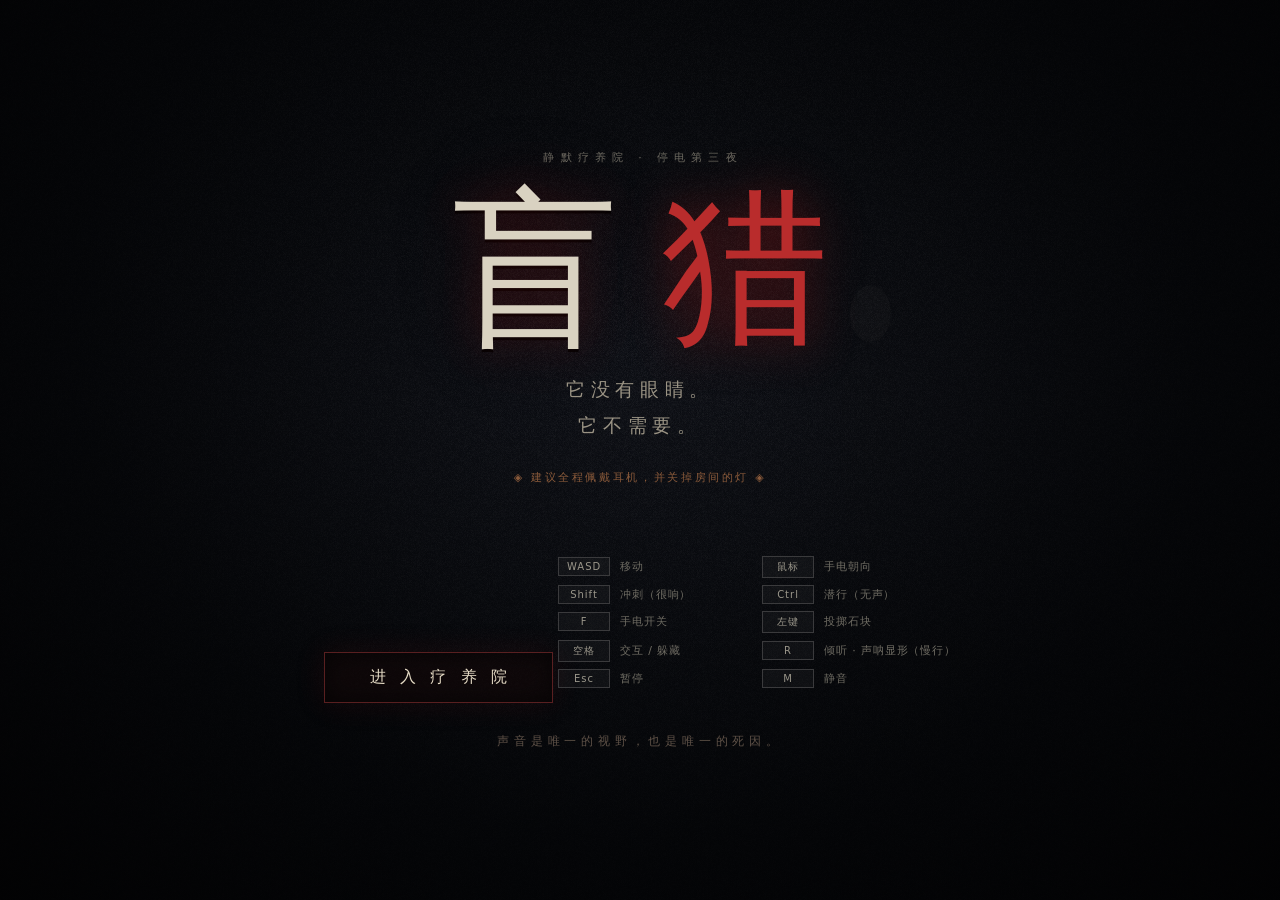
<file: index.html>
<!DOCTYPE html>
<html lang="zh-CN">
<head>
  <meta charset="UTF-8">
  <meta name="viewport" content="width=device-width, initial-scale=1.0, user-scalable=no">
  <title>盲猎 · Blind Hunt</title>
  <meta name="description" content="盲猎 —— 一场关于声音的追杀。它没有眼睛，它不需要。">
  <!-- 早期错误捕获：必须在其它脚本之前，供无头浏览器验收 -->
  <script>
    window.__BH_ERRORS = [];
    window.addEventListener('error', function (e) {
      window.__BH_ERRORS.push('ERROR: ' + (e.message || '') + ' @ ' + (e.filename || '') + ':' + (e.lineno || 0));
    });
    window.addEventListener('unhandledrejection', function (e) {
      var r = e.reason;
      window.__BH_ERRORS.push('REJECTION: ' + (r && (r.stack || r.message) ? (r.stack || r.message) : String(r)));
    });
  </script>
  <link rel="stylesheet" href="css/style.css">
</head>
<body>
<div id="app">
  <canvas id="game"></canvas>

  <!-- ================= HUD ================= -->
  <div id="hud" class="hidden">
    <div id="objective">
      <div class="obj-label">当前目标</div>
      <div class="obj-text" id="obj-text">恢复电力 0 / 3</div>
      <div class="breaker-icons" id="breaker-icons">
        <i data-id="B1"></i><i data-id="B2"></i><i data-id="B3"></i>
      </div>
    </div>

    <div id="status-right">
      <div class="bar-wrap">
        <span class="bar-label">电池</span>
        <div class="bar battery"><div id="battery-fill" class="fill"></div></div>
      </div>
      <div class="stones"><span id="stone-count">3</span><span class="dim">石块</span></div>
    </div>

    <div id="status-left">
      <div class="bar-wrap">
        <span class="bar-label">体力</span>
        <div class="bar stamina"><div id="stamina-fill" class="fill"></div></div>
      </div>
      <div id="noise-meter" class="noise-meter">
        <span class="noise-label">声响</span>
        <div class="noise-bars"><i></i><i></i><i></i><i></i></div>
      </div>
    </div>

    <div id="breath-wrap" class="hidden">
      <div class="breath-head"><span id="breath-label">屏息</span><span class="breath-key">［按住空格］</span></div>
      <div class="bar breath"><div id="breath-fill" class="fill"></div></div>
      <div id="breath-hint" class="breath-hint">松开空格会呼吸出声</div>
    </div>

    <div id="prompt" class="hidden"></div>

    <div id="progress-wrap" class="hidden">
      <div class="progress-label" id="progress-label">合闸中…</div>
      <div class="bar progress"><div id="progress-fill" class="fill"></div></div>
    </div>

    <div id="toast"></div>

    <div id="danger-vignette"></div>
    <div id="damage-flash"></div>

    <div id="hint">
      <span>WASD</span> 移动 · <span>鼠标</span> 转向 · <span>F</span> 手电 · <span>Shift</span> 冲刺 · <span>Ctrl</span> 潜行 · <span>左键</span> 投石 · <span>R</span> 倾听 · <span>空格</span> 交互/躲藏/屏息 · <span>Esc</span> 暂停
    </div>
  </div>

  <!-- ================= 标题 ================= -->
  <div id="screen-title" class="screen">
    <div class="title-inner">
      <div class="title-kicker">静默疗养院 · 停电第三夜</div>
      <h1 class="game-title"><span class="t1">盲</span><span class="t2">猎</span></h1>
      <p class="subtitle">它没有眼睛。<br>它不需要。</p>
      <p class="warning">◈ 建议全程佩戴耳机，并关掉房间的灯 ◈</p>
      <button id="btn-start" class="btn-primary">进 入 疗 养 院</button>
      <div class="controls">
        <div class="ctrl-row"><span class="key">WASD</span><span>移动</span><span class="key">鼠标</span><span>手电朝向</span></div>
        <div class="ctrl-row"><span class="key">Shift</span><span>冲刺（很响）</span><span class="key">Ctrl</span><span>潜行（无声）</span></div>
        <div class="ctrl-row"><span class="key">F</span><span>手电开关</span><span class="key">左键</span><span>投掷石块</span></div>
        <div class="ctrl-row"><span class="key">空格</span><span>交互 / 躲藏</span><span class="key">R</span><span>倾听 · 声呐显形（慢行）</span></div>
        <div class="ctrl-row"><span class="key">Esc</span><span>暂停</span><span class="key">M</span><span>静音</span></div>
      </div>
      <div class="tagline">声音是唯一的视野，也是唯一的死因。</div>
    </div>
  </div>

  <!-- ================= 暂停 ================= -->
  <div id="screen-pause" class="screen hidden">
    <div class="panel">
      <div class="panel-kicker">PAUSED</div>
      <h2 class="panel-title">暂停</h2>
      <div class="panel-btns">
        <button id="btn-resume" class="btn">继续</button>
        <button id="btn-restart-pause" class="btn">重新开始</button>
        <button id="btn-quit" class="btn">返回标题</button>
      </div>
      <p class="panel-hint">按 Esc 继续</p>
    </div>
  </div>

  <!-- ================= 死亡 ================= -->
  <div id="screen-dead" class="screen hidden">
    <div class="panel dead-panel">
      <div class="panel-kicker red">YOU WERE HEARD</div>
      <h2 class="panel-title">你被听见了。</h2>
      <p class="dead-reason" id="dead-reason">它听见了：你的脚步。</p>
      <p class="dead-sub" id="dead-sub"></p>
      <div class="dead-stats">
        <div><span class="dim">存活</span><span id="dead-time">--</span></div>
        <div><span class="dim">电闸</span><span id="dead-power">0 / 3</span></div>
        <div><span class="dim">死亡</span><span id="dead-count">1</span></div>
      </div>
      <p class="dead-tip" id="dead-tip"></p>
      <div class="panel-btns">
        <button id="btn-retry" class="btn-primary">再试一次　[ R ]</button>
        <button id="btn-quit-dead" class="btn">返回标题</button>
      </div>
    </div>
  </div>

  <!-- ================= 胜利 ================= -->
  <div id="screen-win" class="screen hidden">
    <div class="panel win-panel">
      <div class="panel-kicker">YOU ESCAPED</div>
      <h2 class="panel-title">你逃出来了。</h2>
      <p class="win-sub">南门在你身后合上。雨声盖过了一切。<br>但你总觉得，有什么东西记住了你的脚步。</p>
      <div class="dead-stats">
        <div><span class="dim">逃生用时</span><span id="win-time">--</span></div>
        <div><span class="dim">死亡次数</span><span id="win-deaths">0</span></div>
        <div><span class="dim">拾得笔记</span><span id="win-notes">0 / 8</span></div>
        <div><span class="dim">剩余电池</span><span id="win-battery">--</span></div>
      </div>
      <div class="panel-btns">
        <button id="btn-again" class="btn-primary">再玩一次　[ R ]</button>
        <button id="btn-quit-win" class="btn">返回标题</button>
      </div>
    </div>
  </div>

  <!-- ================= 纸条阅读 ================= -->
  <div id="screen-note" class="screen note-screen hidden">
    <div class="note-paper">
      <div class="note-title" id="note-title">笔记</div>
      <pre class="note-text" id="note-text"></pre>
      <div class="note-close">［空格 / 点击］收起</div>
    </div>
  </div>

  <!-- 运行时错误（供无头浏览器检查，平时不可见） -->
  <pre id="errlog" aria-hidden="true"></pre>
</div>

<script src="js/audio.js"></script>
<script src="js/level.js"></script>
<script src="js/game.js"></script>
<script src="js/render.js"></script>
<script src="js/main.js"></script>
</body>
</html>
</file>
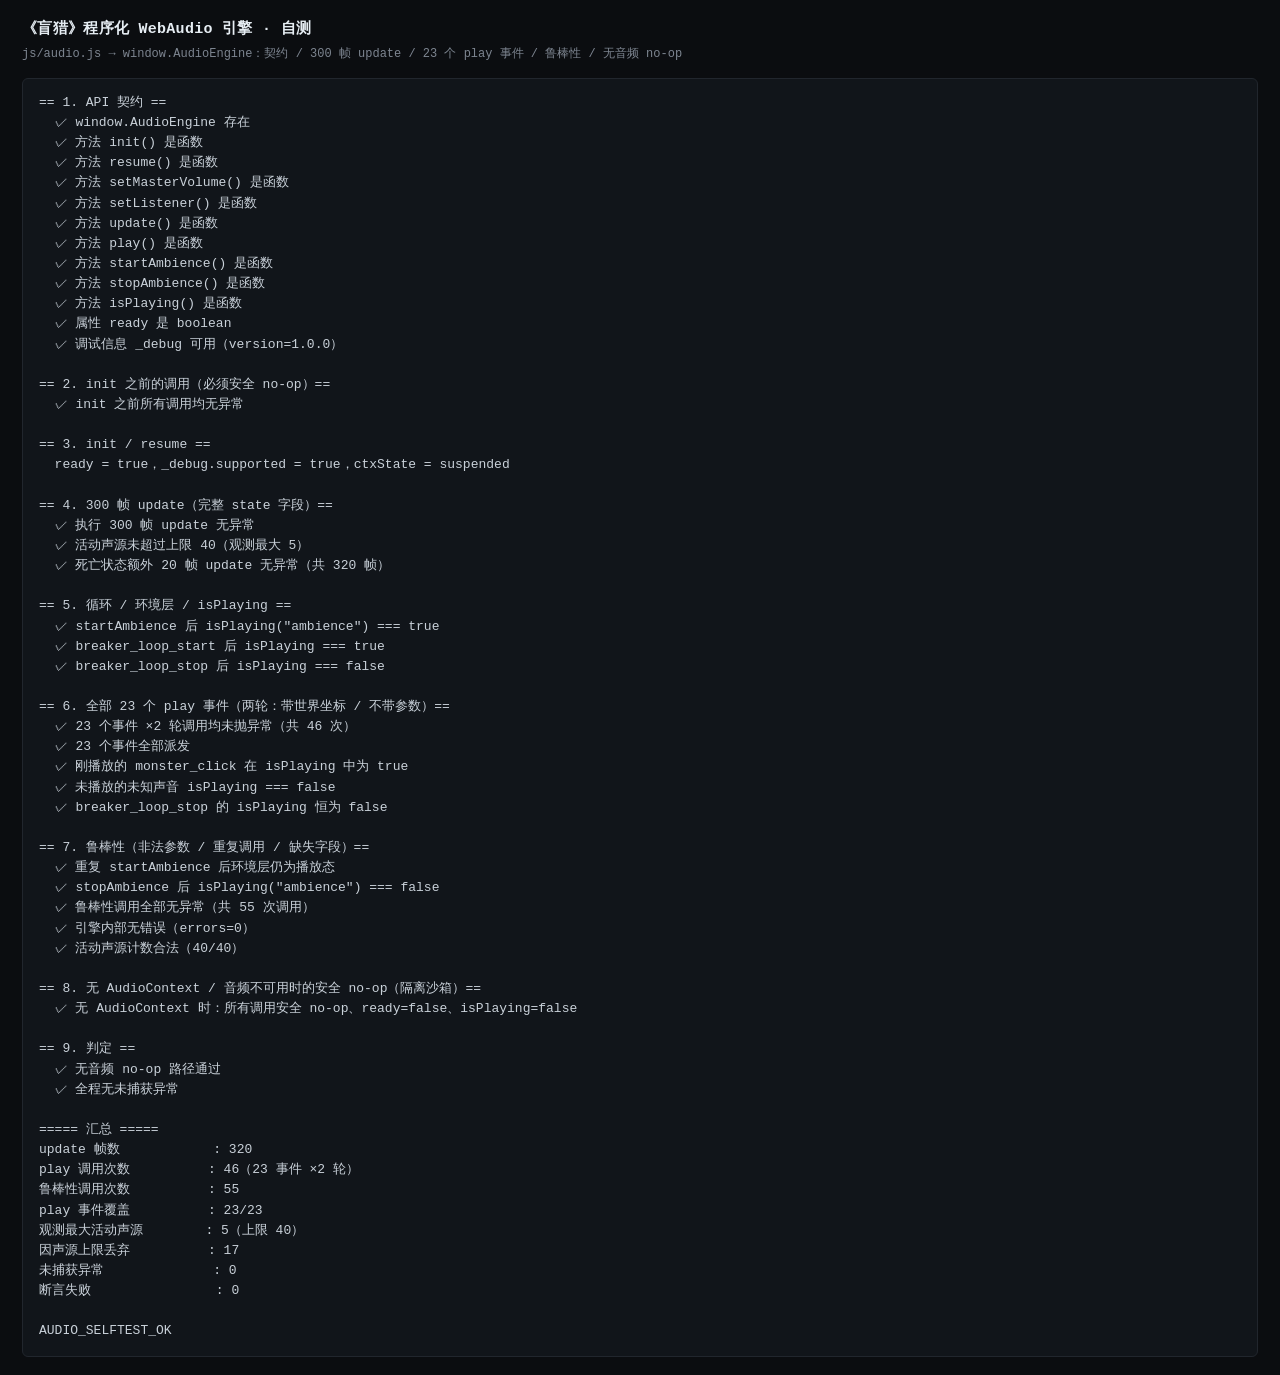
<file: tests/audio-test.html>
<!DOCTYPE html>
<html lang="zh-CN">
<head>
<meta charset="utf-8">
<meta name="viewport" content="width=device-width, initial-scale=1">
<title>《盲猎》音频引擎 · 自测 (audio-test)</title>
<style>
  html, body { background: #0b0d10; color: #c9d1d9; }
  body { margin: 0; padding: 18px 22px; font: 13px/1.55 ui-monospace, "Cascadia Mono", Consolas, monospace; }
  h1 { margin: 0 0 4px; font-size: 15px; font-weight: 600; color: #e6edf3; letter-spacing: .02em; }
  .sub { color: #7d8590; margin: 0 0 14px; font-size: 12px; }
  pre#result {
    margin: 0; padding: 14px 16px; white-space: pre-wrap; word-break: break-word;
    background: #11151a; border: 1px solid #21262d; border-radius: 6px;
    color: #c9d1d9; min-height: 200px;
  }
  .fail { color: #ff7b72; }
  .ok { color: #56d364; }
</style>
</head>
<body>
  <h1>《盲猎》程序化 WebAudio 引擎 · 自测</h1>
  <p class="sub">js/audio.js → window.AudioEngine：契约 / 300 帧 update / 23 个 play 事件 / 鲁棒性 / 无音频 no-op</p>
  <pre id="result">RUNNING …</pre>

  <script src="../js/audio.js"></script>
  <script>
  (function () {
    'use strict';

    /* ---------------- 基础设施 ---------------- */
    var logLines = [];
    var exceptions = [];      // 未捕获异常
    var failures = [];        // 断言失败
    var noopHardFail = null;  // 无音频 no-op 路径硬失败
    var rendered = false;

    var stats = {
      updates: 0,
      plays: 0,
      robustCalls: 0,
      maxVoices: 0,
      dropped: 0,
      eventsOk: 0
    };

    function log(s) { logLines.push(String(s)); }

    function logFail(s) {
      failures.push(String(s));
      logLines.push('  ✗ ' + s);
    }

    function check(cond, msg) {
      if (cond) { logLines.push('  ✓ ' + msg); }
      else { logFail(msg); }
      return cond;
    }

    window.addEventListener('error', function (ev) {
      try {
        exceptions.push(String(ev.message || ev.error || 'unknown error'));
      } catch (e) { /* ignore */ }
    });
    window.addEventListener('unhandledrejection', function (ev) {
      try {
        exceptions.push('unhandledrejection: ' + String((ev && ev.reason && ev.reason.message) || ev.reason));
      } catch (e) { /* ignore */ }
    });

    function render(status, detailMsg) {
      if (rendered) return;
      rendered = true;

      var finalLine = (status === 'ok') ? 'AUDIO_SELFTEST_OK' : ('AUDIO_SELFTEST_FAIL: ' + (detailMsg || 'unknown'));
      var lines = logLines.slice();
      lines.push('');
      lines.push('===== 汇总 =====');
      lines.push('update 帧数            : ' + stats.updates);
      lines.push('play 调用次数          : ' + stats.plays + '（23 事件 ×2 轮）');
      lines.push('鲁棒性调用次数          : ' + stats.robustCalls);
      lines.push('play 事件覆盖          : ' + stats.eventsOk + '/23');
      lines.push('观测最大活动声源        : ' + stats.maxVoices + '（上限 40）');
      lines.push('因声源上限丢弃          : ' + stats.dropped);
      lines.push('未捕获异常              : ' + exceptions.length);
      lines.push('断言失败                : ' + failures.length);
      if (noopHardFail) lines.push('无音频 no-op 路径          : 失败 — ' + noopHardFail);
      if (failures.length) {
        lines.push('');
        lines.push('失败明细：');
        for (var i = 0; i < failures.length; i++) lines.push('  - ' + failures[i]);
      }
      if (exceptions.length) {
        lines.push('');
        lines.push('未捕获异常明细：');
        for (var j = 0; j < exceptions.length; j++) lines.push('  - ' + exceptions[j]);
      }
      lines.push('');
      lines.push(finalLine);

      var pre = document.getElementById('result');
      pre.textContent = lines.join('\n');
      pre.className = (status === 'ok') ? 'ok' : 'fail';
      document.title = finalLine;
      document.body.setAttribute('data-audio-selftest', status);
      try { window.AUDIO_SELFTEST = finalLine; } catch (e) { /* ignore */ }
      try {
        if (window.console && console.log) console.log(finalLine);
      } catch (e) { /* ignore */ }
    }

    function failNow(e) {
      render('fail', (e && e.message) ? e.message : String(e));
    }

    /* ---------------- 状态构造 ---------------- */
    var CYCLE = ['patrol', 'investigate', 'chase', 'search'];
    var MOVE = ['idle', 'sneak', 'walk', 'sprint'];

    function makeState(over) {
      var s = {
        gameState: 'playing',
        playerX: 10.5, playerY: 8.5,
        monsterX: 22.0, monsterY: 14.0,
        monsterState: 'patrol',
        monsterDistance: 0, monsterVisible: false,
        moveState: 'walk',
        exhausted: false, hidden: false, holdingBreath: false,
        breath: 0.85, stamina: 0.8, power: 0.34, battery: 0.7,
        flashlightOn: true, listening: false,
        danger: 0.25, heartbeat: 0.30
      };
      if (over) {
        for (var k in over) {
          if (Object.prototype.hasOwnProperty.call(over, k)) s[k] = over[k];
        }
      }
      var dx = s.monsterX - s.playerX;
      var dy = s.monsterY - s.playerY;
      s.monsterDistance = Math.sqrt(dx * dx + dy * dy);
      s.monsterVisible = s.monsterDistance < 6;
      return s;
    }

    function safeCall(label, fn) {
      stats.robustCalls++;
      try {
        fn();
        return true;
      } catch (e) {
        exceptions.push(label + ' 抛出异常: ' + ((e && e.message) ? e.message : String(e)));
        logFail('鲁棒性：' + label + ' 抛出了异常：' + ((e && e.message) ? e.message : String(e)));
        return false;
      }
    }

    /* ---------------- 阶段 0：契约检查 ---------------- */
    var METHODS = ['init', 'resume', 'setMasterVolume', 'setListener', 'update',
      'play', 'startAmbience', 'stopAmbience', 'isPlaying'];
    var EVENTS = ['step_walk', 'step_sprint', 'step_sneak', 'door',
      'breaker_loop_start', 'breaker_loop_stop', 'breaker_done',
      'throw', 'impact', 'pickup', 'note', 'gate', 'lightning',
      'monster_click', 'monster_step', 'monster_screech', 'monster_search',
      'sonar', 'gasp', 'battery_low', 'death', 'win', 'ui_click'];

    var A = window.AudioEngine;

    function phaseContract() {
      log('== 1. API 契约 ==');
      if (!A) throw new Error('window.AudioEngine 未定义（js/audio.js 加载失败？）');
      check(typeof A === 'object' || typeof A === 'function', 'window.AudioEngine 存在');
      for (var i = 0; i < METHODS.length; i++) {
        check(typeof A[METHODS[i]] === 'function', '方法 ' + METHODS[i] + '() 是函数');
      }
      check(typeof A.ready === 'boolean', '属性 ready 是 boolean');
      check(A._debug && A._debug.version, '调试信息 _debug 可用（version=' + (A._debug && A._debug.version) + '）');
      if (!A._debug || A._debug.supported !== true) {
        log('  ! 本运行环境未提供 AudioContext —— 引擎将走 no-op 安全路径');
      }
    }

    /* ---------------- 阶段 1：init 前的 no-op 安全 ---------------- */
    function phasePreInit() {
      log('');
      log('== 2. init 之前的调用（必须安全 no-op）==');
      safeCall('pre-init update', function () { A.update(1 / 60, makeState()); });
      safeCall('pre-init play', function () { A.play('monster_click', { x: 3, y: 4, vol: 1 }); });
      safeCall('pre-init isPlaying', function () { A.isPlaying('monster_click'); });
      safeCall('pre-init startAmbience', function () { A.startAmbience(); });
      safeCall('pre-init stopAmbience', function () { A.stopAmbience(); });
      safeCall('pre-init setMasterVolume', function () { A.setMasterVolume(0.5); });
      safeCall('pre-init setListener', function () { A.setListener(1, 2); });
      check(exceptions.length === 0, 'init 之前所有调用均无异常');
    }

    /* ---------------- 阶段 2：init / resume ---------------- */
    function phaseInit(done) {
      log('');
      log('== 3. init / resume ==');
      safeCall('init()', function () { A.init(); });
      safeCall('init() 第二次（幂等）', function () { A.init(); });
      safeCall('resume()', function () { A.resume(); });
      log('  ready = ' + A.ready + '，_debug.supported = ' + (A._debug && A._debug.supported) +
        '，ctxState = ' + (A._debug && A._debug.ctxState));

      var waits = 0;
      (function waitReady() {
        if (A.ready || (A._debug && A._debug.supported !== true) || waits >= 12) {
          done();
          return;
        }
        waits++;
        setTimeout(waitReady, 100); // 等待 AudioContext 进入 running（无头浏览器）
      })();
    }

    /* ---------------- 阶段 3：300 帧 update ---------------- */
    function phaseFrames() {
      log('');
      log('== 4. 300 帧 update（完整 state 字段）==');
      var before = stats.updates;
      for (var i = 0; i < 300; i++) {
        var gs = (i < 270) ? 'playing' : (i < 280 ? 'dead' : (i < 290 ? 'won' : 'paused'));
        var st = makeState({
          gameState: gs,
          monsterState: CYCLE[i % CYCLE.length],
          moveState: MOVE[i % MOVE.length],
          exhausted: (i % 17 === 0),
          hidden: (i % 23 === 0),
          holdingBreath: (i % 29 === 0),
          breath: 0.5 + 0.5 * Math.sin(i / 20),
          stamina: 0.5 + 0.5 * Math.cos(i / 25),
          power: i / 300,
          battery: 1 - i / 300,
          flashlightOn: (i % 2 === 0),
          listening: (i % 31 === 0),
          danger: 0.5 + 0.5 * Math.sin(i / 15),
          heartbeat: 0.5 + 0.5 * Math.cos(i / 18),
          playerX: 10.5,
          playerY: 8.5,
          monsterX: 10.5 + Math.cos(i / 10) * 12,
          monsterY: 8.5 + Math.sin(i / 10) * 12
        });
        A.setListener(st.playerX, st.playerY);
        A.update(1 / 60, st);
        stats.updates++;
        var v = (A._debug && A._debug.voices) || 0;
        if (v > stats.maxVoices) stats.maxVoices = v;
      }
      check(stats.updates - before === 300, '执行 300 帧 update 无异常');
      check(stats.maxVoices <= 40, '活动声源未超过上限 40（观测最大 ' + stats.maxVoices + '）');

      // 死亡后静默段
      for (var d = 0; d < 20; d++) {
        A.update(1 / 60, makeState({ gameState: 'dead', danger: 1, heartbeat: 1, breath: 0.1 }));
        stats.updates++;
      }
      check(true, '死亡状态额外 20 帧 update 无异常（共 ' + stats.updates + ' 帧）');
    }

    /* ---------------- 阶段 4：环境层 / 循环 / 全部 play 事件 ---------------- */
    function phasePlayAll() {
      log('');
      log('== 5. 循环 / 环境层 / isPlaying ==');

      safeCall('startAmbience', function () { A.startAmbience(); });
      check(A.isPlaying('ambience') === true, 'startAmbience 后 isPlaying("ambience") === true');

      safeCall('breaker_loop_start', function () { A.play('breaker_loop_start', { vol: 0.5 }); });
      check(A.isPlaying('breaker_loop_start') === true, 'breaker_loop_start 后 isPlaying === true');
      safeCall('breaker_loop_stop', function () { A.play('breaker_loop_stop'); });
      check(A.isPlaying('breaker_loop_start') === false, 'breaker_loop_stop 后 isPlaying === false');

      log('');
      log('== 6. 全部 23 个 play 事件（两轮：带世界坐标 / 不带参数）==');
      var i, name;
      // 第一轮：带世界坐标（声像 + 距离衰减）
      for (i = 0; i < EVENTS.length; i++) {
        name = EVENTS[i];
        var x = (i % 2 === 0) ? 10.5 + 4 : 10.5 - 9;
        try {
          A.play(name, { x: x, y: 8.5 + (i % 3), vol: 0.9 });
          stats.plays++;
        } catch (e) {
          exceptions.push('play(' + name + ', opts) 抛出异常: ' + ((e && e.message) ? e.message : String(e)));
        }
      }
      // 第二轮：不带参数（默认位于听者处）
      for (i = 0; i < EVENTS.length; i++) {
        name = EVENTS[i];
        try {
          A.play(name);
          stats.plays++;
        } catch (e) {
          exceptions.push('play(' + name + ') 抛出异常: ' + ((e && e.message) ? e.message : String(e)));
        }
      }
      check(exceptions.length === 0, '23 个事件 ×2 轮调用均未抛异常（共 ' + stats.plays + ' 次）');

      // 事件是否真的被派发（无音频环境 play 安全 no-op，不计覆盖）
      var dbg = A._debug || {};
      var dispatched = dbg.dispatched || {};
      var missing = [];
      for (i = 0; i < EVENTS.length; i++) {
        if (!dispatched[EVENTS[i]]) missing.push(EVENTS[i]);
      }
      stats.eventsOk = EVENTS.length - missing.length;
      if (A.ready) {
        check(missing.length === 0, '23 个事件全部派发' + (missing.length ? '（缺少：' + missing.join(',') + '）' : ''));
      } else {
        log('  ! 无音频环境：play 安全 no-op，派发覆盖不计入断言');
      }

      var until = (A.ready && A.isPlaying('monster_click')) ? true : false;
      check(!A.ready || until, '刚播放的 monster_click 在 isPlaying 中为 true');
      check(A.isPlaying('__never__') === false, '未播放的未知声音 isPlaying === false');
      check(A.isPlaying('breaker_loop_stop') === false, 'breaker_loop_stop 的 isPlaying 恒为 false');
    }

    /* ---------------- 阶段 5：鲁棒性 ---------------- */
    function phaseRobustness() {
      log('');
      log('== 7. 鲁棒性（非法参数 / 重复调用 / 缺失字段）==');
      var st = makeState();

      safeCall('update() 无参数', function () { A.update(); });
      safeCall('update(0)', function () { A.update(0); });
      safeCall('update(NaN)', function () { A.update(NaN); });
      safeCall('update(Infinity)', function () { A.update(Infinity); });
      safeCall('update(-5, state)', function () { A.update(-5, st); });
      safeCall('update(2, state)', function () { A.update(2, st); });
      safeCall('update(1/60, null)', function () { A.update(1 / 60, null); });
      safeCall('update(1/60, undefined)', function () { A.update(1 / 60, undefined); });
      safeCall('update(1/60, {})', function () { A.update(1 / 60, {}); });
      safeCall('update(1/60, 非法字段)', function () {
        A.update(1 / 60, {
          gameState: 123, playerX: 'x', monsterDistance: NaN, breath: null,
          danger: 'high', heartbeat: {}, moveState: null, hidden: 'yes', holdingBreath: 1
        });
      });

      safeCall('play() 无参数', function () { A.play(); });
      safeCall('play(null)', function () { A.play(null); });
      safeCall('play(42)', function () { A.play(42); });
      safeCall('play("__nope__")', function () { A.play('__nope__'); });
      safeCall('play(name, null)', function () { A.play('monster_click', null); });
      safeCall('play(name, 非法 opts)', function () { A.play('monster_click', { x: 'a', y: {}, vol: 'loud' }); });
      safeCall('play(name, 极远坐标)', function () { A.play('monster_step', { x: 1e9, y: -1e9 }); });
      safeCall('play(name, NaN 坐标)', function () { A.play('monster_step', { x: NaN, y: Infinity }); });
      safeCall('play(name, vol 越界)', function () { A.play('ui_click', { vol: 99 }); });
      safeCall('play 未知名字 + 越界参数', function () { A.play('__nope__', { x: 1, y: 2, vol: -3 }); });

      safeCall('setListener() 无参数', function () { A.setListener(); });
      safeCall('setListener(NaN, Infinity)', function () { A.setListener(NaN, Infinity); });
      safeCall('setListener("a", "b")', function () { A.setListener('a', 'b'); });
      safeCall('setListener(1e9, -1e9)', function () { A.setListener(1e9, -1e9); });
      safeCall('setListener 恢复合法值', function () { A.setListener(10.5, 8.5); });

      safeCall('setMasterVolume()', function () { A.setMasterVolume(); });
      safeCall('setMasterVolume(NaN)', function () { A.setMasterVolume(NaN); });
      safeCall('setMasterVolume(-5)', function () { A.setMasterVolume(-5); });
      safeCall('setMasterVolume(9)', function () { A.setMasterVolume(9); });
      safeCall('setMasterVolume("x")', function () { A.setMasterVolume('x'); });
      safeCall('setMasterVolume(0.9) 恢复', function () { A.setMasterVolume(0.9); });

      safeCall('isPlaying()', function () { A.isPlaying(); });
      safeCall('isPlaying(null)', function () { A.isPlaying(null); });
      safeCall('isPlaying("__nope__")', function () { A.isPlaying('__nope__'); });

      safeCall('startAmbience 重复', function () { A.startAmbience(); A.startAmbience(); });
      check(!A.ready || A.isPlaying('ambience') === true, '重复 startAmbience 后环境层仍为播放态');
      safeCall('stopAmbience 重复', function () { A.stopAmbience(); A.stopAmbience(); });
      check(A.isPlaying('ambience') === false, 'stopAmbience 后 isPlaying("ambience") === false');
      safeCall('stopAmbience 再重复', function () { A.stopAmbience(); });

      safeCall('breaker_loop_start 重复', function () { A.play('breaker_loop_start'); A.play('breaker_loop_start'); });
      safeCall('breaker_loop_stop 重复', function () { A.play('breaker_loop_stop'); A.play('breaker_loop_stop'); });

      safeCall('init() 再次调用（幂等）', function () { A.init(); });
      safeCall('resume() 再次调用', function () { A.resume(); });

      // 非 playing 状态的 update 不应抛错
      safeCall('title/paused/dead 状态 update', function () {
        var gs = ['title', 'playing', 'paused', 'dead', 'won', 'unknown-state'];
        for (var i = 0; i < 60; i++) {
          A.update(1 / 60, makeState({
            gameState: gs[i % gs.length],
            breath: i / 60, power: i / 60, danger: i / 60, heartbeat: i / 60
          }));
        }
      });

      check(exceptions.length === 0, '鲁棒性调用全部无异常（共 ' + stats.robustCalls + ' 次调用）');

      var dbg = A._debug || {};
      stats.dropped = dbg.dropped || 0;
      if (A.ready) {
        check(dbg.errors === 0, '引擎内部无错误（errors=' + dbg.errors +
          (dbg.lastError ? ', lastError=' + ((dbg.lastError && dbg.lastError.message) || dbg.lastError) : '') + '）');
      }
      check(((dbg.voices) || 0) <= 40, '活动声源计数合法（' + ((dbg.voices) || 0) + '/40）');
    }

    /* ---------------- 阶段 6：无 AudioContext 的 no-op 沙箱（可选） ---------------- */
    function phaseNoopSandbox(done) {
      log('');
      log('== 8. 无 AudioContext / 音频不可用时的安全 no-op（隔离沙箱）==');
      var ifr = null;
      try {
        ifr = document.createElement('iframe');
        ifr.setAttribute('aria-hidden', 'true');
        ifr.style.cssText = 'position:absolute;width:1px;height:1px;left:-9999px;top:-9999px;border:0;';
        document.body.appendChild(ifr);

        var baseHref = location.href.replace(/[^\/]*$/, '');
        var html = '<!doctype html><html><head><base href="' + baseHref + '">' +
          '<scr' + 'ipt>try{delete window.AudioContext;}catch(e1){}try{delete window.webkitAudioContext;}catch(e2){}<' + '/scr' + 'ipt>' +
          '<scr' + 'ipt src="../js/audio.js"><' + '/scr' + 'ipt></head><body></body></html>';

        var d = ifr.contentWindow.document;
        d.open();
        d.write(html);
        d.close();

        setTimeout(function () {
          try {
            var A2 = ifr.contentWindow.AudioEngine;
            if (!A2) {
              log('  ~ 沙箱脚本未加载，本项跳过（环境限制）');
            } else if (A2._debug && A2._debug.supported) {
              log('  ~ 沙箱内 AudioContext 无法删除，本项仅做无异常检查');
              try {
                A2.init(); A2.update(1 / 60, {}); A2.play('monster_screech');
                A2.startAmbience(); A2.stopAmbience(); A2.isPlaying('x');
                log('  ✓ 无异常');
              } catch (e) {
                noopHardFail = '沙箱调用异常: ' + ((e && e.message) ? e.message : String(e));
              }
            } else {
              var threw = false;
              try {
                A2.init();
                A2.init();
                A2.resume();
                A2.setMasterVolume(0.5);
                A2.setListener(1, 2);
                for (var i = 0; i < 10; i++) A2.update(1 / 60, { gameState: 'playing', danger: 1 });
                A2.play('monster_screech');
                A2.play('death', { x: 1, y: 2 });
                A2.play('breaker_loop_start');
                A2.play('breaker_loop_stop');
                A2.startAmbience();
                A2.stopAmbience();
                if (A2.isPlaying('monster_click') !== false) throw new Error('isPlaying 在无音频环境未返回 false');
                if (A2.ready !== false) throw new Error('无音频环境 ready 未保持 false');
                if (A2.init() !== undefined) { /* 返回值无要求 */ }
              } catch (e) {
                threw = true;
                noopHardFail = '无 AudioContext 时调用抛出异常: ' + ((e && e.message) ? e.message : String(e));
              }
              if (!threw) log('  ✓ 无 AudioContext 时：所有调用安全 no-op、ready=false、isPlaying=false');
            }
          } catch (e) {
            log('  ~ 沙箱检查跳过（' + ((e && e.message) ? e.message : String(e)) + '）');
          }
          try { if (ifr.parentNode) ifr.parentNode.removeChild(ifr); } catch (e) { /* ignore */ }
          done();
        }, 250);
      } catch (e) {
        try { if (ifr && ifr.parentNode) ifr.parentNode.removeChild(ifr); } catch (e2) { /* ignore */ }
        log('  ~ 无法创建沙箱，本项跳过（' + ((e && e.message) ? e.message : String(e)) + '）');
        done();
      }
    }

    /* ---------------- 结果判定 ---------------- */
    function finalize() {
      log('');
      log('== 9. 判定 ==');
      var supported = !!(A && A._debug && A._debug.supported === true);
      var ready = !!(A && A.ready);

      check(!noopHardFail, '无音频 no-op 路径' + (noopHardFail ? '（' + noopHardFail + '）' : '通过'));
      check(exceptions.length === 0, '全程无未捕获异常');

      if (failures.length > 0) {
        render('fail', failures[0]);
        return;
      }
      if (exceptions.length > 0) {
        render('fail', exceptions[0]);
        return;
      }
      if (!supported) {
        log('  ! 本运行环境没有 AudioContext：已完成契约检查 + 300 帧 update + 23 事件的安全 no-op 验证');
        render('ok', null);
        return;
      }
      if (!ready) {
        var le = (A._debug && A._debug.lastError);
        render('fail', 'AudioContext 可用但引擎 init 后 ready=false' +
          (le ? '：' + ((le && le.message) || le) : ''));
        return;
      }
      var dbg = A._debug || {};
      if (dbg.errors !== 0) {
        render('fail', '引擎内部记录到错误：' + ((dbg.lastError && (dbg.lastError.message || dbg.lastError)) || dbg.errors));
        return;
      }
      render('ok', null);
    }

    /* ---------------- 调度 ---------------- */
    function boot() {
      try {
        phaseContract();
        phasePreInit();
      } catch (e) {
        failNow(e);
        return;
      }
      phaseInit(function () {
        try {
          phaseFrames();
          phasePlayAll();
          phaseRobustness();
        } catch (e) {
          failNow(e);
          return;
        }
        setTimeout(function () {
          phaseNoopSandbox(function () {
            try {
              finalize();
            } catch (e) {
              failNow(e);
            }
          });
        }, 40);
      });
    }

    // 放到下一个任务，确保 <pre> 已在 DOM 中且脚本资源就绪
    setTimeout(boot, 0);
  })();
  </script>
</body>
</html>
</file>
<file: css/style.css>
/* =========================================================================
   《盲猎》样式 — 全屏画布 + DOM HUD
   ========================================================================= */
:root {
  --bg: #05060a;
  --ink: #cfc8b8;
  --ink-dim: #7d7a70;
  --ink-faint: #4c4a44;
  --blood: #8f1d1d;
  --blood-bright: #c83434;
  --amber: #c9a15e;
  --steel: #8fa3ad;
  --serif: "Songti SC", "STSong", "Noto Serif SC", "SimSun", "Microsoft YaHei", serif;
  --sans: "Segoe UI", "Microsoft YaHei", "PingFang SC", system-ui, sans-serif;
}

* { box-sizing: border-box; }

html, body {
  margin: 0; padding: 0;
  width: 100%; height: 100%;
  background: #000;
  overflow: hidden;
  color: var(--ink);
  font-family: var(--sans);
  -webkit-font-smoothing: antialiased;
  user-select: none;
  -webkit-user-select: none;
  cursor: default;
}

#app { position: fixed; inset: 0; background: #000; }

#game {
  position: absolute; inset: 0;
  width: 100%; height: 100%;
  display: block;
  cursor: crosshair;
}

.hidden { display: none !important; }
.dim { color: var(--ink-dim); }

/* ------------------------------------------------------------------ HUD */
#hud {
  position: absolute; inset: 0;
  pointer-events: none;
  font-family: var(--sans);
  letter-spacing: .05em;
}

#objective {
  position: absolute; left: 30px; top: 24px;
  font-size: 12px;
  text-shadow: 0 1px 6px #000;
}
.obj-label {
  color: var(--ink-dim);
  font-size: 10px;
  letter-spacing: .34em;
  margin-bottom: 6px;
}
.obj-text {
  color: var(--ink);
  font-size: 15px;
  letter-spacing: .12em;
  font-family: var(--serif);
}
.obj-text.flash { animation: objFlash .6s ease-out; }
@keyframes objFlash {
  0% { color: #f4e6c8; text-shadow: 0 0 14px rgba(201,161,94,.9); }
  100% { color: var(--ink); }
}
.breaker-icons { display: flex; gap: 8px; margin-top: 8px; }
.breaker-icons i {
  width: 26px; height: 4px;
  background: #2a2a2e;
  border: 1px solid #3a3a3f;
  display: block;
  transition: all .35s ease;
}
.breaker-icons i.on {
  background: var(--amber);
  border-color: #e8c98a;
  box-shadow: 0 0 10px rgba(201,161,94,.8);
}

#status-right {
  position: absolute; right: 30px; top: 24px;
  display: flex; flex-direction: column; align-items: flex-end; gap: 12px;
  font-size: 12px;
}
.bar-wrap { display: flex; align-items: center; gap: 8px; }
.bar-label { font-size: 10px; letter-spacing: .2em; color: var(--ink-dim); }
.bar {
  width: 118px; height: 4px;
  background: rgba(255,255,255,.10);
  overflow: hidden;
}
.bar .fill {
  height: 100%; width: 100%;
  background: var(--amber);
  transition: width .08s linear, background .3s;
}
.bar.battery .fill { background: #b79350; }
.bar.battery .fill.low { background: var(--blood-bright); }
.bar.stamina .fill { background: #9aa6a0; }
.bar.stamina .fill.low { background: #a96a3a; }
.bar.breath .fill { background: #7e9aa8; }
.bar.breath .fill.low { background: var(--blood-bright); }

.stones { color: var(--ink); font-size: 12px; letter-spacing: .1em; }
.stones .dim { margin-left: 5px; font-size: 10px; }

#status-left {
  position: absolute; left: 30px; bottom: 34px;
  display: flex; flex-direction: column; gap: 10px;
}
.noise-meter { display: flex; align-items: center; gap: 8px; }
.noise-label { font-size: 10px; letter-spacing: .2em; color: var(--ink-dim); }
.noise-bars { display: flex; gap: 3px; align-items: flex-end; height: 12px; }
.noise-bars i {
  width: 3px; height: 4px;
  background: #2f3234;
  transition: background .15s, height .15s;
  display: block;
}
.noise-bars i.on { background: #a8c4ce; }
.noise-bars i:nth-child(1).on { height: 4px; }
.noise-bars i:nth-child(2).on { height: 7px; }
.noise-bars i:nth-child(3).on { height: 9px; }
.noise-bars i:nth-child(4).on { height: 12px; background: #d08a6a; }

#breath-wrap {
  position: absolute; left: 50%; bottom: 118px;
  transform: translateX(-50%);
  width: 260px;
  text-align: center;
}
.breath-head {
  display: flex; justify-content: space-between; align-items: baseline;
  font-size: 11px; letter-spacing: .22em; color: var(--ink-dim);
  margin-bottom: 6px;
}
.breath-key { font-size: 10px; color: #59646b; letter-spacing: .1em; }
.breath-hint { margin-top: 6px; font-size: 10px; color: #5c5a54; letter-spacing: .12em; }

#prompt {
  position: absolute; left: 50%; bottom: 190px;
  transform: translateX(-50%);
  font-size: 13px;
  letter-spacing: .12em;
  color: #e8e1d0;
  padding: 7px 16px;
  background: rgba(4,6,9,.55);
  border: 1px solid rgba(200,190,160,.18);
  text-shadow: 0 1px 6px #000;
  white-space: nowrap;
}
#prompt b {
  color: var(--amber);
  font-weight: 600;
  font-family: var(--serif);
}

#progress-wrap {
  position: absolute; left: 50%; bottom: 150px;
  transform: translateX(-50%);
  width: 240px; text-align: center;
}
.progress-label {
  font-size: 11px; letter-spacing: .22em; color: var(--ink-dim);
  margin-bottom: 7px;
}
.bar.progress { width: 100%; height: 3px; }
.bar.progress .fill { background: #d9b476; width: 0%; }

#toast {
  position: absolute; left: 50%; bottom: 232px;
  transform: translateX(-50%);
  font-size: 13px;
  letter-spacing: .1em;
  color: #ded6c2;
  text-shadow: 0 2px 12px #000;
  opacity: 0;
  transition: opacity .45s ease;
  text-align: center;
  pointer-events: none;
  white-space: nowrap;
}
#toast.show { opacity: 1; }
#toast .sub { display: block; margin-top: 4px; font-size: 11px; color: var(--ink-dim); }

#danger-vignette {
  position: absolute; inset: 0;
  box-shadow: inset 0 0 220px 40px rgba(120, 12, 12, 0);
  transition: box-shadow .18s linear;
}
#damage-flash {
  position: absolute; inset: 0;
  background: radial-gradient(ellipse at center, rgba(130,10,10,.0) 30%, rgba(140,12,12,.95) 100%);
  opacity: 0;
  transition: opacity .1s;
}

#hint {
  position: absolute; left: 50%; bottom: 10px;
  transform: translateX(-50%);
  font-size: 10px;
  letter-spacing: .08em;
  color: #4a4842;
  white-space: nowrap;
}
#hint span { color: #7e7a6e; }

/* -------------------------------------------------------------- 全屏界面 */
.screen {
  position: absolute; inset: 0;
  display: flex; align-items: center; justify-content: center;
  background:
    radial-gradient(ellipse at 50% 38%, rgba(8,10,14,.35) 0%, rgba(3,4,6,.88) 62%, rgba(2,2,3,.97) 100%);
  z-index: 20;
  animation: screenIn .5s ease both;
}
@keyframes screenIn {
  from { opacity: 0; }
  to { opacity: 1; }
}

/* 标题 */
.title-inner { text-align: center; padding: 20px; max-width: 780px; }
.title-kicker {
  font-size: 11px;
  letter-spacing: .55em;
  color: #6d6a61;
  margin-bottom: 22px;
  text-indent: .55em;
}
.game-title {
  margin: 0 0 18px;
  font-family: var(--serif);
  font-weight: 400;
  font-size: clamp(74px, 13vw, 168px);
  line-height: 1;
  letter-spacing: .26em;
  text-indent: .26em;
  color: #d9d2c1;
  text-shadow:
    0 0 42px rgba(160, 28, 28, .30),
    0 0 90px rgba(90, 10, 10, .22),
    0 3px 0 rgba(0,0,0,.8);
}
.game-title .t2 { color: #b92c2c; text-shadow: 0 0 46px rgba(160, 24, 24, .55); }
.subtitle {
  font-family: var(--serif);
  font-size: clamp(15px, 2vw, 19px);
  line-height: 1.9;
  letter-spacing: .3em;
  color: #9a9384;
  margin: 0 0 26px;
}
.warning {
  font-size: 11px;
  letter-spacing: .24em;
  color: #8a5a3a;
  margin: 0 0 30px;
}
.btn-primary {
  pointer-events: auto;
  font-family: var(--serif);
  font-size: 16px;
  letter-spacing: .32em;
  text-indent: .32em;
  color: #e6dcc6;
  background: rgba(22, 8, 8, .5);
  border: 1px solid rgba(180, 60, 60, .45);
  padding: 14px 40px;
  cursor: pointer;
  transition: all .25s ease;
  box-shadow: 0 0 30px rgba(120, 20, 20, .15), inset 0 0 24px rgba(0,0,0,.6);
}
.btn-primary:hover {
  background: rgba(64, 12, 12, .55);
  border-color: rgba(220, 90, 90, .85);
  box-shadow: 0 0 46px rgba(160, 24, 24, .4), inset 0 0 24px rgba(0,0,0,.6);
  color: #fff6e2;
}
.btn-primary:active { transform: translateY(1px); }

.controls {
  margin: 34px auto 0;
  display: inline-block;
  text-align: left;
  font-size: 11px;
  color: #6f6c63;
  letter-spacing: .08em;
}
.ctrl-row { display: flex; align-items: center; gap: 10px; margin: 7px 0; }
.ctrl-row span:nth-child(even) { min-width: 132px; }
.key {
  display: inline-block;
  min-width: 52px;
  text-align: center;
  padding: 3px 8px;
  border: 1px solid #3a3a3c;
  background: rgba(255,255,255,.03);
  color: #9a968a;
  font-size: 10px;
  letter-spacing: .1em;
}
.tagline {
  margin-top: 30px;
  font-family: var(--serif);
  font-size: 12px;
  letter-spacing: .4em;
  color: #5e5147;
}

/* 通用面板 */
.panel {
  pointer-events: auto;
  min-width: min(520px, 90vw);
  max-width: 620px;
  padding: 44px 52px;
  text-align: center;
  background: linear-gradient(180deg, rgba(10,9,10,.82), rgba(5,5,6,.92));
  border: 1px solid rgba(150, 130, 100, .14);
  box-shadow: 0 0 90px rgba(0,0,0,.9), inset 0 0 60px rgba(0,0,0,.45);
}
.panel-kicker {
  font-size: 10px;
  letter-spacing: .5em;
  color: #6b6258;
  margin-bottom: 14px;
  text-indent: .5em;
}
.panel-kicker.red { color: #9c3434; }
.panel-title {
  font-family: var(--serif);
  font-size: 38px;
  font-weight: 400;
  letter-spacing: .3em;
  text-indent: .3em;
  margin: 0 0 20px;
  color: #d6cfbe;
}
.panel-btns { display: flex; gap: 14px; justify-content: center; margin-top: 32px; flex-wrap: wrap; }
.btn {
  pointer-events: auto;
  font-family: var(--sans);
  font-size: 12px;
  letter-spacing: .2em;
  color: #a9a396;
  background: transparent;
  border: 1px solid #3d3b37;
  padding: 12px 24px;
  cursor: pointer;
  transition: all .2s ease;
}
.btn:hover { color: #e8e0cc; border-color: #8a8272; background: rgba(255,255,255,.04); }
.panel-hint { margin-top: 20px; font-size: 10px; color: #55524b; letter-spacing: .2em; }

/* 死亡 */
.dead-panel { border-color: rgba(140, 30, 30, .28); box-shadow: 0 0 90px rgba(60,0,0,.55), inset 0 0 80px rgba(40,0,0,.35); }
.dead-reason {
  font-family: var(--serif);
  font-size: 16px;
  letter-spacing: .1em;
  color: #c9a0a0;
  margin: 0 0 8px;
}
.dead-sub { font-size: 11px; color: #6b5f5f; letter-spacing: .12em; margin: 0 0 22px; }
.dead-stats, .win-stats {
  display: flex; justify-content: center; gap: 34px;
  font-size: 12px; color: #a29c8f;
  margin: 20px 0;
  letter-spacing: .1em;
}
.dead-stats > div { display: flex; flex-direction: column; gap: 5px; align-items: center; }
.dead-stats .dim { font-size: 10px; letter-spacing: .25em; }
.dead-tip {
  font-size: 11px;
  color: #74705f;
  letter-spacing: .1em;
  line-height: 1.9;
  margin: 16px auto 0;
  max-width: 420px;
  border-top: 1px solid rgba(255,255,255,.06);
  padding-top: 16px;
}

/* 胜利 */
.win-panel { border-color: rgba(180, 150, 100, .22); }
.win-sub {
  font-family: var(--serif);
  font-size: 13px; line-height: 2.1; letter-spacing: .12em;
  color: #8f8778; margin: 0;
}

/* 纸条 */
.note-screen { background: rgba(2,2,3,.82); cursor: pointer; }
.note-paper {
  background: #cfc6ad;
  color: #2a2620;
  padding: 40px 44px 30px;
  max-width: 560px;
  min-width: min(480px, 86vw);
  box-shadow: 0 10px 60px rgba(0,0,0,.9);
  transform: rotate(-.6deg);
  font-family: var(--serif);
  position: relative;
}
.note-paper::after {
  content: "";
  position: absolute; inset: 0;
  background:
    radial-gradient(ellipse at 20% 0%, rgba(120,90,40,.16), transparent 60%),
    radial-gradient(ellipse at 90% 100%, rgba(80,60,30,.22), transparent 55%);
  pointer-events: none;
}
.note-title {
  font-size: 19px;
  letter-spacing: .16em;
  border-bottom: 1px solid rgba(60,50,35,.35);
  padding-bottom: 12px;
  margin-bottom: 18px;
  color: #33291f;
}
.note-text {
  font-family: var(--serif);
  font-size: 14px;
  line-height: 2.0;
  letter-spacing: .06em;
  white-space: pre-wrap;
  margin: 0;
  color: #3a3227;
}
.note-close { margin-top: 30px; font-size: 10px; letter-spacing: .2em; color: #7a6c52; text-align: right; }

/* 错误日志（不可见） */
#errlog {
  position: fixed; left: -10000px; top: 0;
  width: 10px; height: 10px;
  overflow: hidden;
  font-size: 1px;
}

@media (max-width: 820px) {
  .game-title { letter-spacing: .18em; text-indent: .18em; }
  .panel { padding: 32px 26px; }
  .controls { font-size: 10px; }
  #hint { display: none; }
  #objective { left: 16px; top: 14px; }
  #status-right { right: 16px; top: 14px; }
  #status-left { left: 16px; bottom: 18px; }
}
</file>
